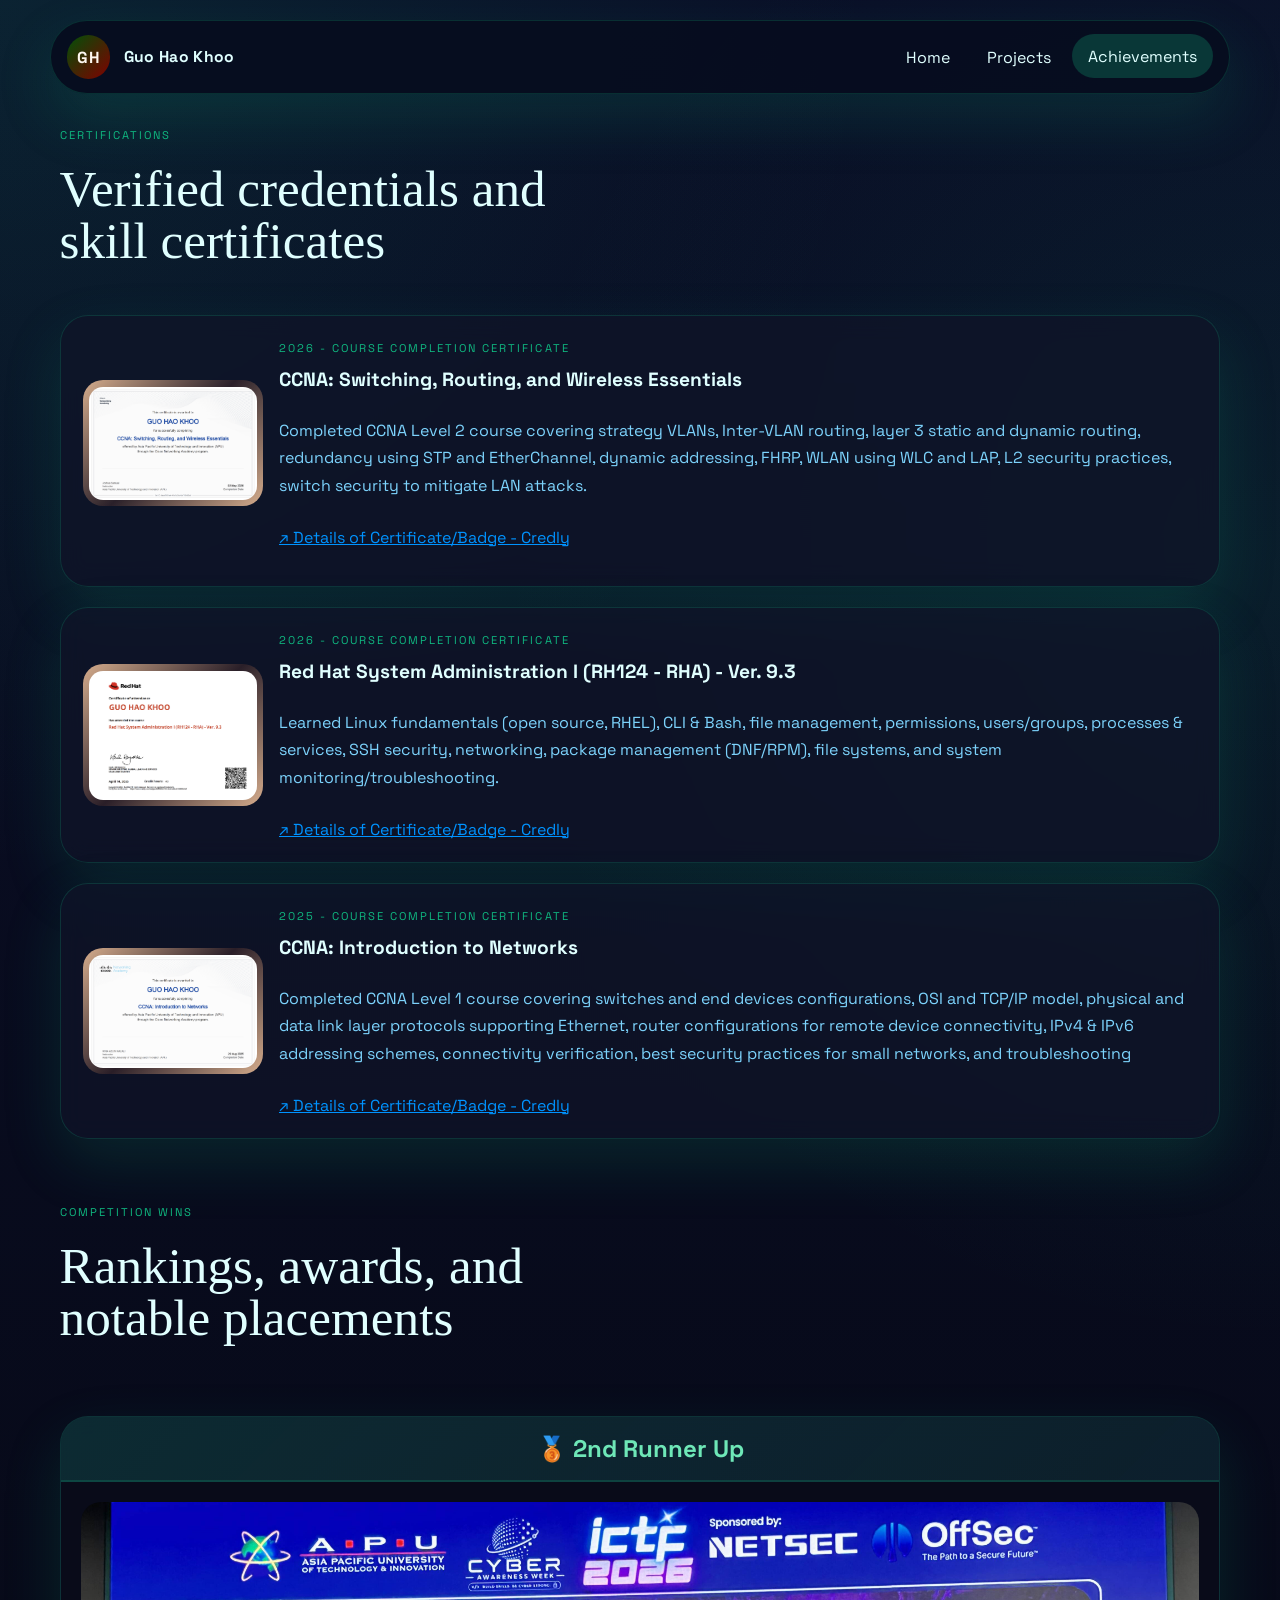
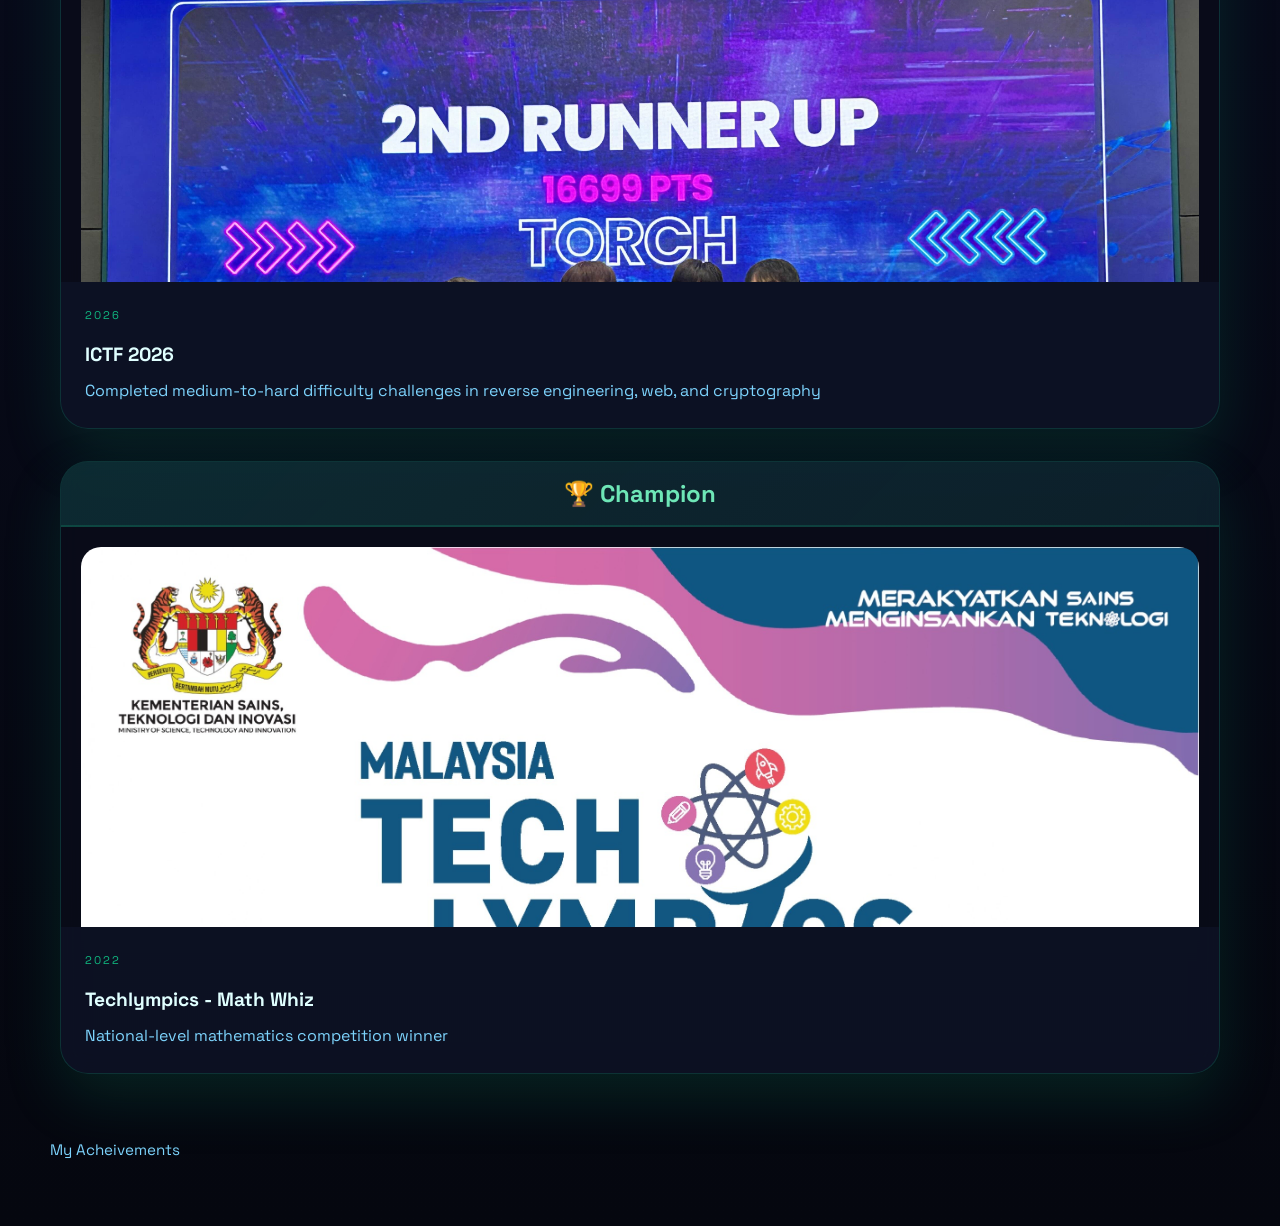
<file: achievements.html>
<!DOCTYPE html>
<html lang="en">
<head>
  <script src="head.js"></script>
  <meta charset="UTF-8">
  <meta name="viewport" content="width=device-width, initial-scale=1.0">
  <title>Achievements | Guo Hao Khoo</title>
  <meta
    name="description"
    content="Guo Hao Khoo's portfolio achievements page with recognitions, milestones, certifications, and notable moments."
  >
  <link rel="preconnect" href="https://fonts.googleapis.com">
  <link rel="preconnect" href="https://fonts.gstatic.com" crossorigin>
  <link
    href="https://fonts.googleapis.com/css2?family=Space+Grotesk:wght@400;500;700&family=Instrument+Serif:ital@0;1&display=swap"
    rel="stylesheet"
  >
  <link rel="stylesheet" href="styles.css">
  <style>
    .media-photo {
      padding: 0.4rem;
    }

    img {
      border-radius: 14px;
    }
  </style>
</head>
<body data-page="achievements">
  <div class="site-shell">
    <header class="topbar">
      <a class="brand" href="index.html">
        <span class="brand-mark">GH</span>
        <span class="brand-text">Guo Hao Khoo</span>
      </a>
      <button class="nav-toggle" aria-expanded="false" aria-controls="site-nav">
        <span></span>
        <span></span>
      </button>
      <nav id="site-nav" class="site-nav" aria-label="Primary navigation">
        <a href="index.html">Home</a>
        <a href="projects.html">Projects</a>
        <a href="achievements.html">Achievements</a>
      </nav>
    </header>

    <main>
      <section class="section achievement-category">
        <div class="section-heading">
          <p class="eyebrow">Certifications</p>
          <h2>Verified credentials and skill certificates</h2>
        </div>
        <div class="achievement-grid">
          <article class="achievement-card">
            <div class="achievement-card-media media-photo"><img src="images/cert-CCNA_SWRE.png" alt="CCNA: Switching, Routing, and Wireless Essentials Completion Certificate"></div>
            <div class="achievement-card-copy">
              <p class="eyebrow">2026 - Course Completion Certificate</p>
              <h3>CCNA: Switching, Routing, and Wireless Essentials</h3>
              <p>Completed CCNA Level 2 course covering strategy VLANs, Inter-VLAN routing, layer 3 static and dynamic routing, redundancy using STP and EtherChannel, dynamic addressing, FHRP, WLAN using WLC and LAP, L2 security practices, switch security to mitigate LAN attacks.</p>
              <a style="color: #0093ff;" href="https://www.credly.com/badges/118bf788-6720-44a3-bd92-08a8d5cfb56e/public_url" target="_blank"><u>↗ Details of Certificate/Badge - Credly</u></a>
            </div>
            <a href=""></a>
          </article>

          <article class="achievement-card">
            <div class="achievement-card-media media-photo"><img src="images/cert-redHatSA1.png" alt="Red Hat System Administration I (RH124 - RHA) - Ver. 9.3 Completion Certificate"></div>
            <div class="achievement-card-copy">
              <p class="eyebrow">2026 - Course Completion Certificate</p>
              <h3>Red Hat System Administration I (RH124 - RHA) - Ver. 9.3</h3>
              <p>Learned Linux fundamentals (open source, RHEL), CLI & Bash, file management, permissions, users/groups, processes & services, SSH security, networking, package management (DNF/RPM), file systems, and system monitoring/troubleshooting.</p>
              <a style="color: #0093ff;" href="https://www.credly.com/badges/b0ff263b-31b1-4ca2-adba-b1248324cfaf/public_url" target="_blank"><u>↗ Details of Certificate/Badge - Credly</u></a>
            </div>
          </article>

          <article class="achievement-card">
            <div class="achievement-card-media media-photo"><img src="images/cert-CCNA_IntroToNetworks.png" alt="CCNA: Introduction to Networks Completion Certificate"></div>
            <div class="achievement-card-copy">
              <p class="eyebrow">2025 - Course Completion Certificate</p>
              <h3>CCNA: Introduction to Networks</h3>
              <p>Completed CCNA Level 1 course covering switches and end devices configurations, OSI and TCP/IP model, physical and data link layer protocols supporting Ethernet, router configurations for remote device connectivity, IPv4 & IPv6 addressing schemes, connectivity verification, best security practices for small networks, and troubleshooting</p>
              <a style="color: #0093ff;" href="https://www.credly.com/badges/7694b6a7-3183-472b-a73d-2da19ff51867/public_url" target="_blank"><u>↗ Details of Certificate/Badge - Credly</u></a>
            </div>
          </article>
        </div>
      </section>

      <section class="section achievement-category">
        <div class="section-heading">
          <p class="eyebrow">Competition wins</p>
          <h2>Rankings, awards, and notable placements</h2>
        </div>
        <div class="competition-grid">
          <article class="competition-card">
            <div class="competition-ranking">&#129353; 2nd Runner Up</div>
            <div class="competition-gallery">
              <img src="images/ICTF26_2ndRunnerUp_TeamPhoto.jpg" alt="ICTF 2026 Team Photo">
              <img src="images/Certificate_of_Achievement_ICTF2026.jpg" alt="ICTF 2026 Certificate of Achievement">
            </div>
            <div class="competition-card-copy">
              <p class="eyebrow">2026</p>
              <h3>ICTF 2026</h3>
              <p>Completed medium-to-hard difficulty challenges in reverse engineering, web, and cryptography</p>
            </div>
          </article>

          <article class="competition-card">
            <div class="competition-ranking">🏆 Champion</div>
            <div class="competition-gallery">
              <img src="images/TechlympicsMathWhizChampionCertificate-KHOO GUO HAO.jpg" alt="Techlympics Math Whiz Champion">
            </div>
            <div class="competition-card-copy">
              <p class="eyebrow">2022</p>
              <h3>Techlympics - Math Whiz</h3>
              <p>National-level mathematics competition winner</p>
            </div>
          </article>
        </div>
      </section>
    </main>

    <footer class="footer">
      <p>My Acheivements</p>
    </footer>
  </div>

  <script src="script.js"></script>
</body>
</html>
</file>
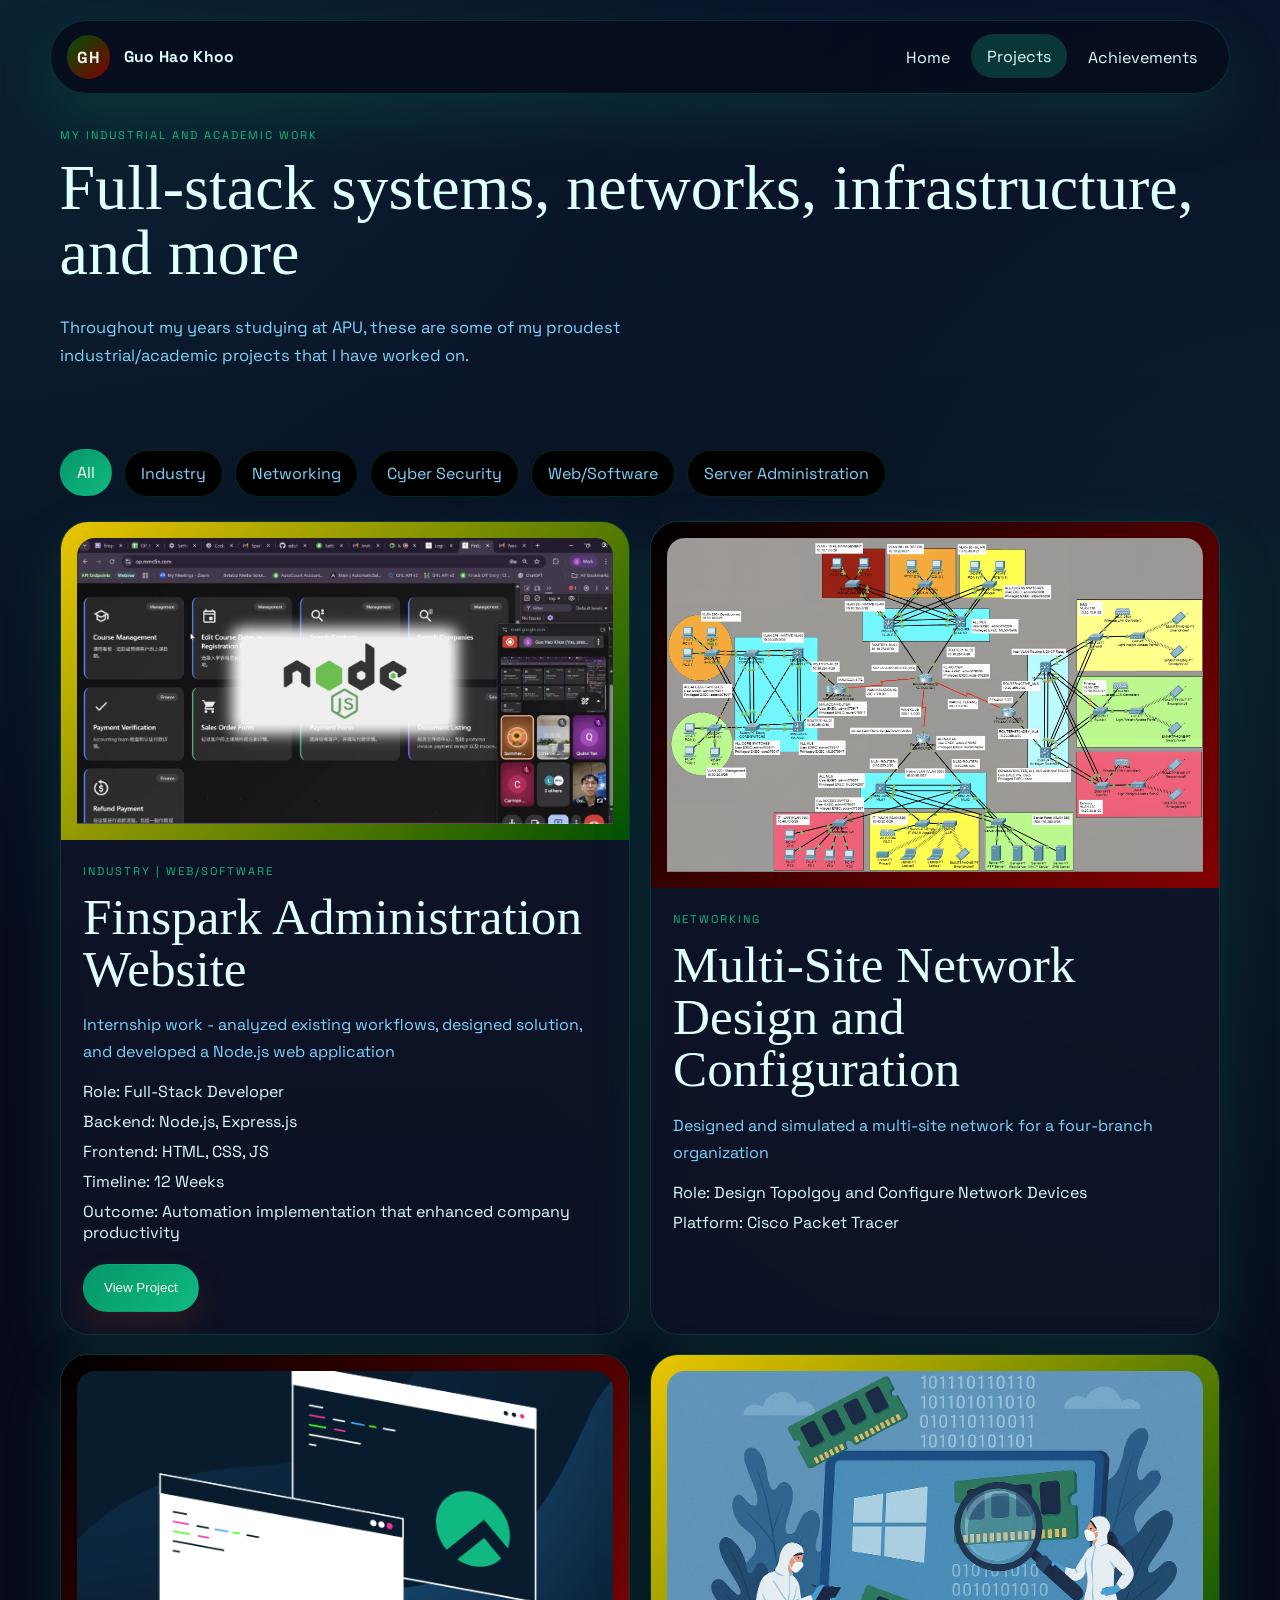
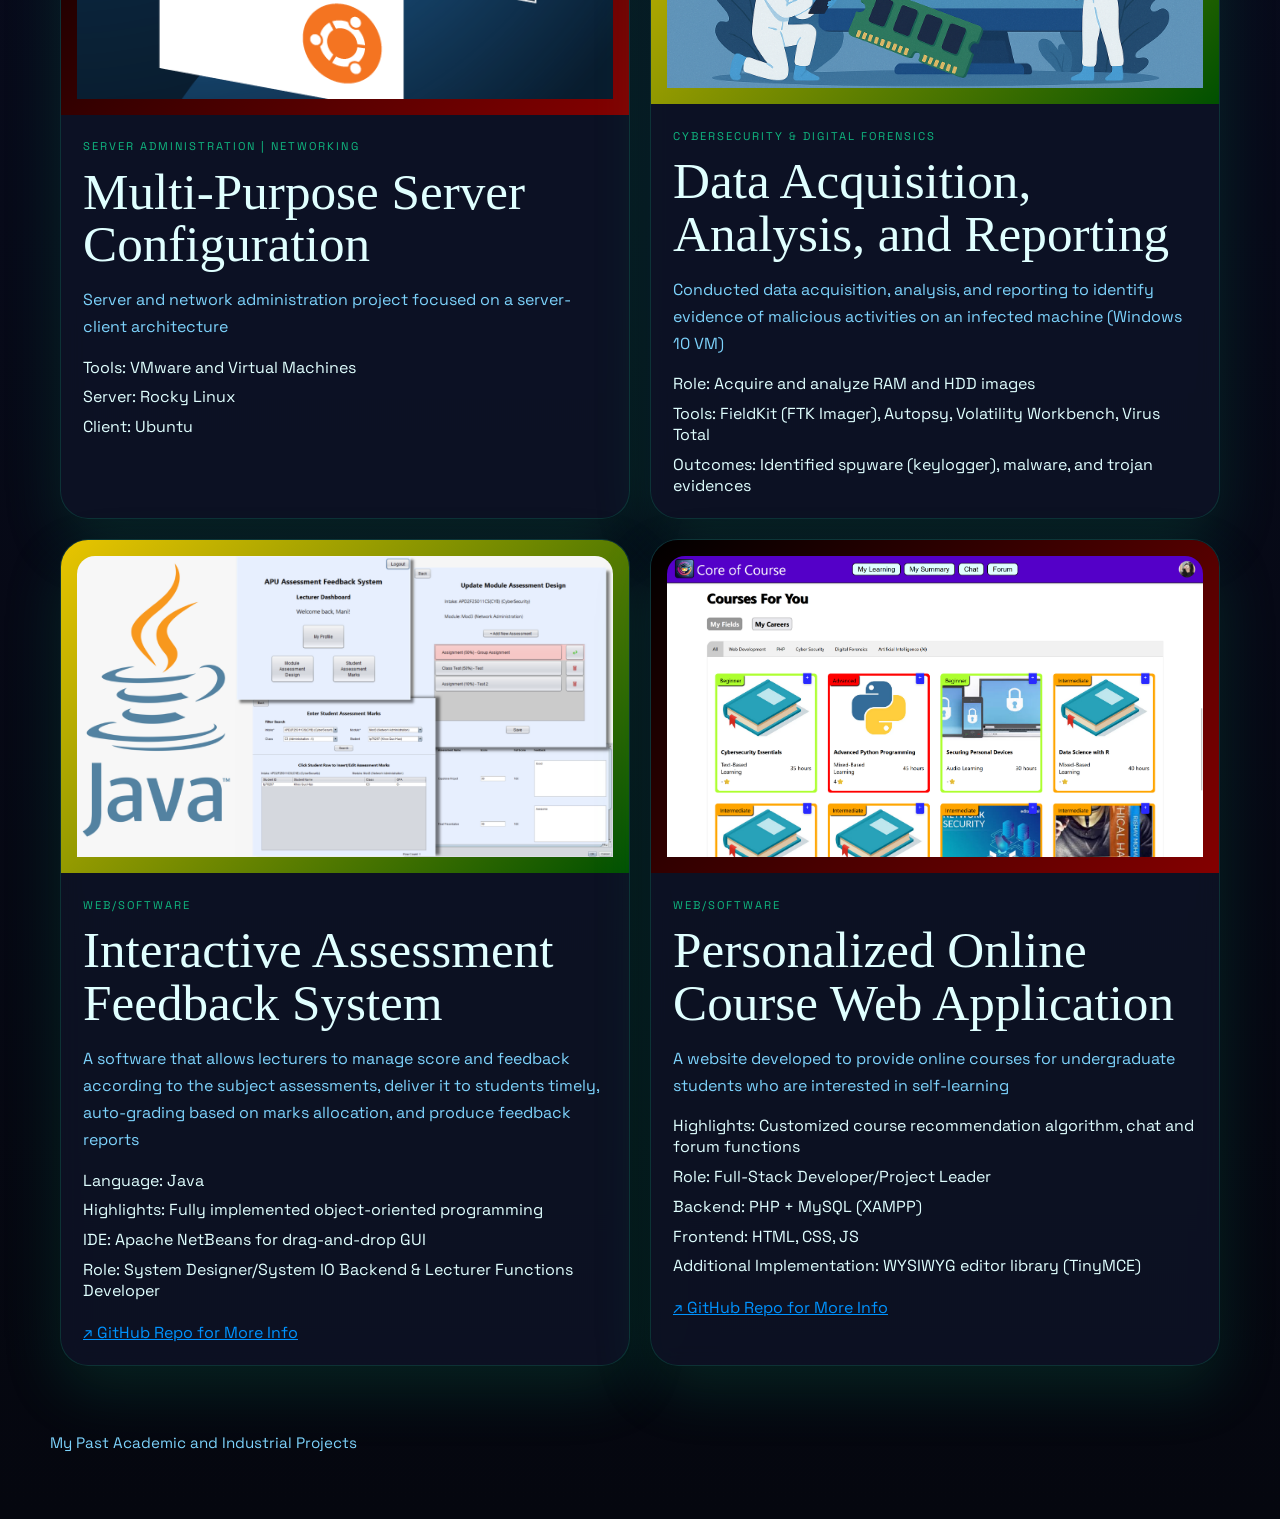
<file: projects.html>
<!DOCTYPE html>
<html lang="en">
<head>
  <script src="head.js"></script>
  <meta charset="UTF-8">
  <meta name="viewport" content="width=device-width, initial-scale=1.0">
  <title>Projects | Guo Hao Khoo</title>
  <meta
    name="description"
    content="Portfolio projects page of Guo Hao Khoo which comprise multiple fields in IT and Computer Science, including web/software development, networking, cybersecurity, and system/server administration."
  >
  <link rel="preconnect" href="https://fonts.googleapis.com">
  <link rel="preconnect" href="https://fonts.gstatic.com" crossorigin>
  <link
    href="https://fonts.googleapis.com/css2?family=Space+Grotesk:wght@400;500;700&family=Instrument+Serif:ital@0;1&display=swap"
    rel="stylesheet"
  >
  <link rel="stylesheet" href="styles.css">
  <style>
    img, video {
      border-radius: 18px 18px 0 0;
    }
  </style>
</head>
<body data-page="projects">
  <div class="site-shell">
    <header class="topbar">
      <a class="brand" href="index.html">
        <span class="brand-mark">GH</span>
        <span class="brand-text">Guo Hao Khoo</span>
      </a>
      <button class="nav-toggle" aria-expanded="false" aria-controls="site-nav">
        <span></span>
        <span></span>
      </button>
      <nav id="site-nav" class="site-nav" aria-label="Primary navigation">
        <a href="index.html">Home</a>
        <a href="projects.html">Projects</a>
        <a href="achievements.html">Achievements</a>
      </nav>
    </header>

    <main>
      <section class="page-hero section">
        <div>
          <p class="eyebrow">My Industrial and Academic Work</p>
          <h1>Full-stack systems, networks, infrastructure, and more</h1>
        </div>

        <p class="hero-text">
          Throughout my years studying at APU, these are some of my proudest industrial/academic projects that I have worked on.
        </p>
      </section>

      <section class="section">
        <div class="filters" aria-label="Project categories">
          <button class="filter-chip is-active" data-filter="all">All</button>
          <button class="filter-chip" data-filter="industry">Industry</button>
          <button class="filter-chip" data-filter="networking">Networking</button>
          <button class="filter-chip" data-filter="cyberSecurity">Cyber Security</button>
          <button class="filter-chip" data-filter="web/software">Web/Software</button>
          <button class="filter-chip" data-filter="serverAdmin">Server Administration</button>
        </div>

        <div class="project-grid">
          <a href="finspark-project.html" style="text-decoration: none; color: inherit;">
            <article class="project-card" data-category="industry,web/software" data-category="Web/Software" style="cursor: pointer; transition: transform 200ms ease, box-shadow 200ms ease;" onmouseover="this.style.transform='translateY(-4px)'; this.style.boxShadow='0 24px 60px rgba(16, 185, 129, 0.25)'" onmouseout="this.style.transform='none'; this.style.boxShadow='var(--shadow)'">
              <div class="media-block media-photo-loki">
                <!-- <video controls>
                  <source src="videos/WIN_20260129_12_07_51_Pro.mp4" type="video/mp4">
                </video> -->
                <img src="images/finsparkPresentationThumbnail.png" alt="Finspark Administration Website Presentation">
              </div>
              <div class="project-copy">
                <p class="card-label">Industry | Web/Software</p>
                <h2>Finspark Administration Website</h2>
                <p>
                  Internship work - analyzed existing workflows, designed solution, and developed a Node.js web application 
                </p>
                <ul class="meta-list">
                  <li>Role: Full-Stack Developer</li>
                  <li>Backend: Node.js, Express.js</li>
                  <li>Frontend: HTML, CSS, JS</li>
                  <li>Timeline: 12 Weeks</li>
                  <li>Outcome: Automation implementation that enhanced company productivity</li>
                </ul>
                <br>
                <button class="button button-primary">View Project</button>
              </div>
            </article>
          </a>

          <article class="project-card" data-category="networking">
            <div class="media-block media-photo-red"><img src="images/networkingSREproject.png" alt="Network Topology"></div>
            <div class="project-copy">
              <p class="card-label">Networking</p>
              <h2>Multi-Site Network Design and Configuration</h2>
              <p>
                Designed and simulated a multi-site network for a four-branch organization
              </p>
              <ul class="meta-list">
                <li>Role: Design Topolgoy and Configure Network Devices</li>
                <li>Platform: Cisco Packet Tracer</li>
              </ul>
            </div>
          </article>

          <article class="project-card" data-category="serverAdmin,networking">
            <div class="media-block media-photo-red"><img src="images/rockyLinuxAndUbuntu.png" alt="Rocky Linux and Ubuntu"></div>
            <div class="project-copy">
              <p class="card-label">Server Administration | Networking</p>
              <h2>Multi-Purpose Server Configuration</h2>
              <p>
                Server and network administration project focused on a server-client architecture
              </p>
              <ul class="meta-list">
                <li>Tools: VMware and Virtual Machines</li>
                <li>Server: Rocky Linux</li>
                <li>Client: Ubuntu</li>
              </ul>
            </div>
          </article>

          <article class="project-card" data-category="cyberSecurity">
            <div class="media-block media-photo-loki"><img src="images/digitalForensics.png" alt="Digital Forensics - Data Acquisition, Analysis, and Reporting"></div>
            <div class="project-copy">
              <p class="card-label">Cybersecurity & Digital Forensics</p>
              <h2>Data Acquisition, Analysis, and Reporting</h2>
              <p>
                Conducted data acquisition, analysis, and reporting to identify evidence of malicious activities on an infected machine (Windows 10 VM)
              </p>
              <ul class="meta-list">
                <li>Role: Acquire and analyze RAM and HDD images</li>
                <li>Tools: FieldKit (FTK Imager), Autopsy, Volatility Workbench, Virus Total</li>
                <li>Outcomes: Identified spyware (keylogger), malware, and trojan evidences</li>
              </ul>
            </div>
          </article>

          <article class="project-card" data-category="web/software">
            <div class="media-block media-photo-loki"><img src="images/javaProjectThumbnail.png" alt="Development - Java Program"></div>
            <div class="project-copy">
              <p class="card-label">Web/Software</p>
              <h2>Interactive Assessment Feedback System</h2>
              <p>
                A software that allows lecturers to manage score and feedback according to the subject assessments, deliver it to students timely, auto-grading based on marks allocation, and produce feedback reports
              </p>
              <ul class="meta-list">
                <li>Language: Java</li>
                <li>Highlights: Fully implemented object-oriented programming</li>
                <li>IDE: Apache NetBeans for drag-and-drop GUI</li>
                <li>Role: System Designer/System IO Backend & Lecturer Functions Developer</li>
              </ul>
              <br>
              <a style="color: #0093ff;" href="https://github.com/GUOHAO14/OODJ_AFS_Assignment.git" target="_blank" rel="noreferrer"><u>↗ GitHub Repo for More Info</u></a>
            </div>
          </article>

          <article class="project-card" data-category="web/software">
            <div class="media-block media-photo-red"><img src="images/cocDashboard.png" alt="'Core of Courses' Website - Dashboard"></div>
            <div class="project-copy">
              <p class="card-label">Web/Software</p>
              <h2>Personalized Online Course Web Application</h2>
              <p>
                A website developed to provide online courses for undergraduate students who are interested in self-learning
              </p>
              <ul class="meta-list">
                <li>Highlights: Customized course recommendation algorithm, chat and forum functions</li>
                <li>Role: Full-Stack Developer/Project Leader</li>
                <li>Backend: PHP + MySQL (XAMPP)</li>
                <li>Frontend: HTML, CSS, JS</li>
                <li>Additional Implementation: WYSIWYG editor library (TinyMCE)</li>
              </ul>
              <br>
              <a style="color: #0093ff;" href="https://github.com/GUOHAO14/Online_Course_Website_DPM_SEM5.git" target="_blank" rel="noreferrer"><u>↗ GitHub Repo for More Info</u></a>
            </div>
          </article>
        </div>
      </section>
    </main>

    <footer class="footer">
      <p>My Past Academic and Industrial Projects</p>
    </footer>
  </div>

  <script src="script.js"></script>
</body>
</html>
</file>
<file: styles.css>
/* THEME: Cyberpunk with Green */
:root {
  --bg: #0a0e27;
  --paper: rgba(15, 20, 40, 0.75);
  --panel: rgba(20, 28, 50, 0.85);
  --panel-strong: rgba(25, 35, 60, 0.95);
  --text: #e0ffff;
  --muted: #7dd3fc;
  --line: rgba(16, 185, 129, 0.2);
  --accent: #059669;
  --accent-deep: #10b981;
  --accent-soft: #6ee7b7;
  --shadow: 0 24px 60px rgba(16, 185, 129, 0.15);
  --radius-lg: 28px;
  --radius-md: 20px;
  --radius-sm: 14px;
  --max-width: 1180px;
}

* {
  box-sizing: border-box;
}

html {
  scroll-behavior: smooth;
}

body {
  margin: 0;
  min-height: 100vh;
  font-family: "Space Grotesk", sans-serif;
  color: var(--text);
  background:
    radial-gradient(circle at top left, rgba(16, 185, 129, 0.12), transparent 28%),
    radial-gradient(circle at right 20%, rgba(16, 185, 129, 0.1), transparent 30%),
    linear-gradient(180deg, #0a0e27 0%, #05070f 100%);
}

body::before {
  content: none;
}

a {
  color: inherit;
  text-decoration: none;
}

img,
video {
  max-width: 100%;
  display: block;
}

.site-shell {
  width: min(calc(100% - 2rem), var(--max-width));
  margin: 0 auto;
  padding: 1.25rem 0 3rem;
}

main {
  padding: 0 0.6rem;
}

.topbar {
  position: sticky;
  top: 1rem;
  z-index: 10;
  display: flex;
  align-items: center;
  justify-content: space-between;
  gap: 1rem;
  padding: 0.9rem 1rem;
  border: 1px solid var(--line);
  border-radius: 999px;
  background: rgba(7, 13, 31, 0.95);
  box-shadow: var(--shadow);
}

.brand {
  display: inline-flex;
  align-items: center;
  gap: 0.85rem;
  font-weight: 700;
  letter-spacing: 0.02em;
}

.brand-mark {
  display: grid;
  place-items: center;
  width: 2.7rem;
  height: 2.7rem;
  border-radius: 50%;
  background: linear-gradient(135deg, #005008, #800000);
  color: #fff8f1;
}

.brand-text {
  font-size: 0.98rem;
}

.site-nav {
  display: flex;
  align-items: center;
  gap: 0.3rem;
}

.site-nav a {
  padding: 0.7rem 1rem;
  border-radius: 999px;
  color: var(--text);
  transition: background-color 180ms ease, color 180ms ease, transform 180ms ease;
}

.site-nav a:hover,
.site-nav a.is-current {
  background: rgba(16, 185, 129, 0.25);
  color: var(--text);
  transform: translateY(-1px);
}

/* Unused theme selectors removed for cleaner CSS */

.nav-toggle {
  display: none;
  align-items: center;
  justify-content: center;
  flex-direction: column;
  gap: 0.3rem;
  width: 3rem;
  height: 3rem;
  border: 1px solid var(--line);
  border-radius: 50%;
  background: var(--panel-strong);
  cursor: pointer;
}

.nav-toggle span {
  width: 1rem;
  height: 2px;
  background: var(--text);
}

.section {
  padding: 2rem 0;
}

.hero,
.page-hero {
  display: grid;
  grid-template-columns: minmax(0, 1.2fr) minmax(320px, 0.8fr);
  gap: 1.5rem;
  align-items: stretch;
}

.page-hero {
  grid-template-columns: 1fr;
  gap: 0.75rem;
}

.eyebrow,
.card-label {
  margin: 0 0 0.6rem;
  font-size: 0.7rem;
  text-transform: uppercase;
  letter-spacing: 0.18em;
  color: var(--accent-deep);
}

h1,
h2,
h3 {
  margin: 0;
  line-height: 1.02;
}

h1,
h2 {
  font-family: "Syne", serif;
  font-weight: 400;
}

h1 {
  font-size: clamp(3.2rem, 7vw, 4rem);
  /* max-width: 12ch; */
}

h1 span {
  display: block;
  color: var(--accent-deep);
  font-style: italic;
}

h2 {
  font-size: clamp(2.8rem, 4vw, 3.3rem);
  max-width: 32rem;
}

h3 {
  font-size: 1.2rem;
}

p {
  color: var(--muted);
  line-height: 1.7;
}

.hero-text {
  max-width: 60ch;
  font-size: 1.03rem;
}

.hero-actions {
  display: flex;
  flex-wrap: wrap;
  gap: 0.8rem;
  margin-top: 1.5rem;
}

.button {
  display: inline-flex;
  align-items: center;
  justify-content: center;
  cursor: pointer;
  min-height: 3rem;
  padding: 0.8rem 1.25rem;
  border-radius: 999px;
  border: 1px solid transparent;
  transition: transform 180ms ease, box-shadow 180ms ease, background-color 180ms ease;
}

.button:hover {
  transform: translateY(-2px);
}

.button-primary {
  background: linear-gradient(135deg, var(--accent), var(--accent-deep));
  color: #fff7f0;
  box-shadow: 0 16px 30px rgba(143, 57, 24, 0.22);
}

.button-secondary {
  border-color: var(--line);
  background: black;
}

.profile-card,
.panel,
.feature-card,
.spotlight-card,
.achievement-feature,
.contact-panel,
.project-card,
.achievement-item {
  border: 1px solid var(--line);
  border-radius: var(--radius-lg);
  background: var(--paper);
  box-shadow: var(--shadow);
  backdrop-filter: blur(12px);
}

.profile-card,
.panel,
.spotlight-card,
.achievement-feature {
  padding: 1.5rem;
}

.stat-list,
.tag-list,
.meta-list,
.contact-details {
  list-style: none;
  padding: 0;
  margin: 0;
}

.stat-list {
  display: grid;
  gap: 1rem;
  margin-top: 1.5rem;
}

.stat-list li {
  display: flex;
  justify-content: space-between;
  gap: 1rem;
  padding-top: 1rem;
  border-top: 1px solid rgba(62, 35, 18, 0.08);
}

.stat-list strong {
  font-size: 1.8rem;
  font-weight: 700;
  color: var(--text);
}

.section-heading {
  display: grid;
  gap: 0.5rem;
  margin-bottom: 1.5rem;
}

.grid-two,
.card-grid {
  display: grid;
  gap: 1.2rem;
}

.grid-two {
  
}

.card-grid {
  grid-template-columns: repeat(3, minmax(0, 1fr));
}

.tag-list {
  display: flex;
  flex-wrap: wrap;
  gap: 0.75rem;
  margin-top: 1rem;
}

.tag-list li,
.filter-chip {
  padding: 0.75rem 1rem;
  border: 1px solid var(--line);
  border-radius: 999px;
  background: black;
}

.skills-container {
  display: grid;
  grid-template-columns: repeat(2, 1fr);
  gap: 2rem;
  margin-top: 1.5rem;
}

.skill-category h4 {
  font-size: 0.95rem;
  font-weight: 700;
  color: var(--accent-soft);
  text-transform: uppercase;
  letter-spacing: 0.05em;
  margin: 0 0 1rem 0;
  border-bottom: 2px solid var(--line);
  padding-bottom: 0.5rem;
}

.skill-category .tag-list {
  margin-top: 0.75rem;
  gap: 0.6rem;
}

@media (max-width: 768px) {
  .skills-container {
    grid-template-columns: 1fr;
    gap: 1.5rem;
  }
}

.timeline {
  display: grid;
  gap: 1rem;
}

.timeline-item {
  display: grid;
  grid-template-columns: 180px 1fr;
  gap: 1.25rem;
  padding: 1.4rem 0;
  border-top: 1px solid var(--line);
}

.timeline-item:last-child {
  border-bottom: 1px solid var(--line);
}

.timeline-year {
  color: var(--accent-deep);
  font-weight: 700;
  letter-spacing: 0.04em;
}

.spotlight {
  position: relative;
}

.spotlight::before {
  content: "";
  position: absolute;
  inset: 1rem 0 auto;
  height: 200px;
  background: radial-gradient(circle, rgba(195, 95, 51, 0.14), transparent 68%);
  filter: blur(16px);
  z-index: -1;
}

.text-link {
  display: inline-block;
  margin-top: 1rem;
  color: var(--accent-deep);
  font-weight: 700;
}

.contact-panel {
  display: grid;
  grid-template-columns: minmax(0, 1fr) minmax(240px, 320px);
  gap: 1rem;
  padding: 1.5rem;
}

.contact-details {
  display: grid;
  gap: 0.85rem;
  align-content: start;
}

.contact-details a {
  padding: 0.95rem 1rem;
  border-radius: var(--radius-sm);
  background: black;
  border: 1px solid var(--line);
}

.footer {
  padding-top: 1rem;
  color: var(--muted);
  font-size: 0.95rem;
}

.filters {
  display: flex;
  flex-wrap: wrap;
  gap: 0.75rem;
  margin-bottom: 1.5rem;
}

.filter-chip {
  font: inherit;
  color: var(--muted);
  cursor: pointer;
  transition: background-color 180ms ease, color 180ms ease, transform 180ms ease;
}

.filter-chip.is-active,
.filter-chip:hover {
  background: linear-gradient(135deg, var(--accent), var(--accent-deep));
  color: #fff7f0;
  transform: translateY(-1px);
}

.project-grid,
.achievement-list {
  display: grid;
  gap: 1.2rem;
}

.project-grid {
  grid-template-columns: repeat(2, minmax(0, 1fr));
}

.project-card {
  overflow: hidden;
}

.project-copy {
  padding: 1.4rem;
}

.media-block {
  display: grid;
  place-items: center;
  min-height: 240px;
  padding: 1rem;
  font-weight: 700;
  letter-spacing: 0.04em;
  text-transform: uppercase;
  color: rgba(33, 23, 18, 0.72);
}

.media-photo-loki {
  background: linear-gradient(135deg, #e9c500, #005000);
}

.media-photo-red {
  background: linear-gradient(135deg, black, #840000);
  color: #fff6ee;
}

.meta-list {
  display: grid;
  gap: 0.55rem;
  margin-top: 1rem;
}

.achievements-layout {
  display: grid;
  grid-template-columns: minmax(300px, 0.8fr) minmax(0, 1.2fr);
  gap: 1.2rem;
}

.achievement-feature {
  display: grid;
  gap: 1rem;
  align-content: start;
  background:
    linear-gradient(180deg, rgba(255, 246, 237, 0.95), rgba(245, 222, 205, 0.86)),
    var(--paper);
}

.achievement-category {
  display: grid;
  gap: 1.5rem;
}

.achievement-grid {
  display: grid;
  gap: 1.25rem;
}

.achievement-card {
  display: grid;
  grid-template-columns: minmax(140px, 180px) 1fr;
  gap: 1rem;
  align-items: center;
  padding: 1.4rem;
  border: 1px solid var(--line);
  border-radius: var(--radius-lg);
  background: var(--paper);
  box-shadow: var(--shadow);
  backdrop-filter: blur(12px);
}

.achievement-card-media {
  display: grid;
  place-items: center;
  min-height: 100px;
  padding: 1rem;
  border-radius: var(--radius-md);
  background: linear-gradient(135deg, rgba(241, 194, 155, 0.88), rgba(195, 95, 51, 0.16), rgba(241, 194, 155, 0.88));
  color: rgba(33, 23, 18, 0.8);
  font-weight: 700;
  letter-spacing: 0.08em;
  text-transform: uppercase;
  text-align: center;
}

.achievement-card-media span {
  max-width: 100%;
}

.achievement-card-copy {
  display: grid;
  gap: 0.75rem;
}

.achievement-card-copy .eyebrow {
  margin-bottom: 0;
}

.achievement-meta {
  margin-top: 0.75rem;
  color: var(--accent-deep);
  font-size: 0.95rem;
  font-weight: 700;
}

.competition-grid {
  display: grid;
  gap: 2rem;
  margin-top: 1.5rem;
}

.competition-card {
  border: 1px solid var(--line);
  border-radius: var(--radius-lg);
  background: var(--paper);
  box-shadow: var(--shadow);
  backdrop-filter: blur(12px);
  overflow: hidden;
  transition: transform 200ms ease, box-shadow 200ms ease;
}

.competition-card:hover {
  transform: translateY(-4px);
  box-shadow: 0 24px 60px rgba(16, 185, 129, 0.25);
}

.competition-ranking {
  padding: 1rem 1.5rem;
  background: linear-gradient(135deg, rgba(16, 185, 129, 0.15), rgba(16, 185, 129, 0.08));
  border-bottom: 2px solid var(--line);
  font-size: 1.5rem;
  font-weight: 700;
  color: var(--accent-soft);
  text-align: center;
}

.competition-gallery {
  display: grid;
  gap: 0.75rem;
  padding: 1.25rem;
  background: rgba(0, 0, 0, 0.3);
  max-height: 400px;
  overflow-y: auto;
}

.competition-gallery img {
  width: 100%;
  height: auto;
  border-radius: var(--radius-md);
  display: block;
}

.competition-card-copy {
  padding: 1.5rem;
  display: grid;
  gap: 0.75rem;
}

.competition-card-copy .eyebrow {
  margin-bottom: 0;
}

.competition-card-copy h3 {
  margin: 0.5rem 0 0 0;
}

.competition-card-copy p {
  margin: 0;
}

.references-grid {
  display: grid;
  grid-template-columns: repeat(auto-fit, minmax(280px, 1fr));
  gap: 1.5rem;
  margin-top: 1.5rem;
}

.reference-card {
  border: 1px solid var(--line);
  border-radius: var(--radius-lg);
  background: var(--paper);
  box-shadow: var(--shadow);
  backdrop-filter: blur(12px);
  padding: 1.5rem;
  transition: transform 200ms ease, box-shadow 200ms ease;
}

.reference-card:hover {
  transform: translateY(-4px);
  box-shadow: 0 24px 60px rgba(16, 185, 129, 0.25);
}

.reference-card h3 {
  margin: 0 0 0.5rem 0;
  font-size: 1.2rem;
  color: var(--text);
}

.reference-position {
  margin: 0 0 1rem 0;
  font-size: 0.9rem;
  color: var(--accent-soft);
  font-weight: 600;
}

.reference-details {
  display: grid;
  gap: 0.75rem;
}

.reference-details p {
  margin: 0;
  font-size: 0.95rem;
  color: var(--muted);
}

.reference-details a {
  color: var(--accent-soft);
  text-decoration: none;
  transition: color 180ms ease;
}

.reference-details a:hover {
  color: var(--text);
}

.feature-card {
  padding: 1.4rem;
}

[data-hidden="true"] {
  display: none;
}

@media (max-width: 920px) {
  .hero,
  .grid-two,
  .card-grid,
  .project-grid,
  .achievements-layout,
  .achievement-card,
  .references-grid,
  .contact-panel {
    grid-template-columns: 1fr;
  }

  .timeline-item {
    grid-template-columns: 1fr;
    gap: 0.45rem;
  }
}

@media (max-width: 760px) {
  .site-shell {
    width: min(calc(100% - 1rem), var(--max-width));
  }

  .topbar {
    border-radius: 28px;
    padding: 0.9rem;
  }

  .nav-toggle {
    display: inline-flex;
  }

  .site-nav {
    position: absolute;
    top: calc(100% + 0.6rem);
    left: 0;
    right: 0;
    display: none;
    flex-direction: column;
    align-items: stretch;
    padding: 0.6rem;
    border: 1px solid var(--line);
    border-radius: 24px;
    background: rgba(7, 13, 31, 0.95);
    box-shadow: var(--shadow);
  }

  .site-nav.is-open {
    display: flex;
  }

  .site-nav a {
    width: 100%;
  }

  .media-block {
    min-height: 190px;
  }
}
</file>
